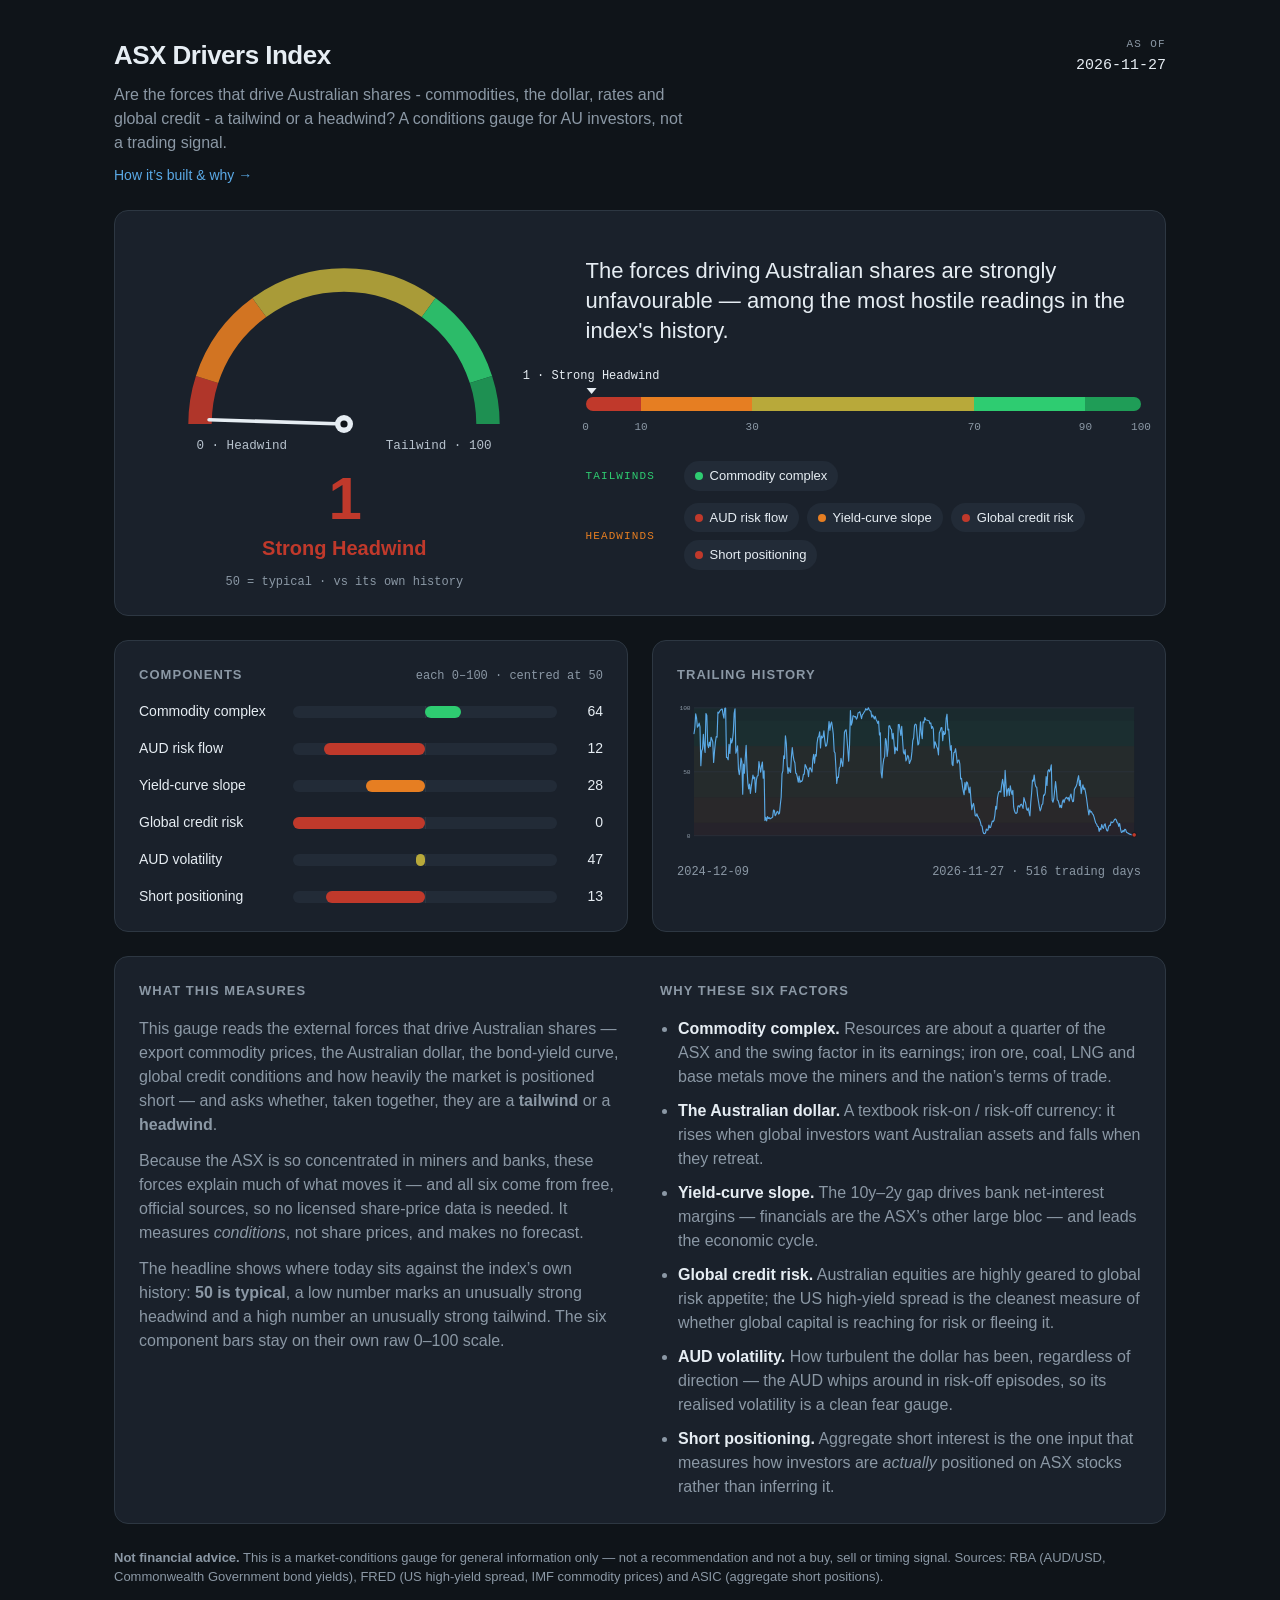
<file: web/index.html>
<!DOCTYPE html>
<html lang="en">
<head>
  <meta charset="utf-8" />
  <meta name="viewport" content="width=device-width, initial-scale=1" />
  <title>ASX Drivers Index</title>
  <meta name="description" content="A conditions gauge for the Australian market: are the forces that drive ASX shares a tailwind or a headwind?" />
  <link rel="stylesheet" href="styles.css?v=7" />
</head>
<body>
  <main class="wrap">
    <header class="head">
      <div class="head-main">
        <h1>ASX Drivers Index</h1>
        <p class="tagline">Are the forces that drive Australian shares &mdash; commodities, the
          dollar, rates and global credit &mdash; a tailwind or a headwind? A conditions gauge for
          AU investors, not a trading signal.</p>
        <p class="head-links"><a href="methodology.html">How it&rsquo;s built &amp; why &rarr;</a></p>
      </div>
      <div class="head-aside">
        <div class="asof-label mono">AS OF</div>
        <div id="gauge-date" class="asof-date mono"></div>
      </div>
    </header>

    <section class="hero" aria-label="Current reading">
      <div class="hero-gauge">
        <svg id="gauge" viewBox="0 0 400 250" role="img" aria-labelledby="gauge-score gauge-label"></svg>
        <div id="gauge-score" class="score">&ndash;&ndash;</div>
        <div id="gauge-label" class="label">Loading&hellip;</div>
        <div id="score-note" class="score-note mono"></div>
      </div>
      <div class="hero-read">
        <p id="band-description" class="hero-desc"></p>
        <div id="band-bar" class="band-bar" aria-hidden="true"></div>
        <div id="drivers" class="drivers"></div>
      </div>
    </section>

    <div class="grid-2">
      <section class="components-card" aria-label="Component breakdown">
        <div class="card-head">
          <h2>Components</h2>
          <span class="card-note mono">each 0&ndash;100 &middot; centred at 50</span>
        </div>
        <div id="components" class="components"></div>
      </section>

      <section class="history-card" aria-label="Trailing history">
        <div class="card-head"><h2>Trailing history</h2></div>
        <svg id="history" viewBox="0 0 820 260" role="img" aria-label="Index history chart"></svg>
        <div id="history-meta" class="history-meta mono"></div>
      </section>
    </div>

    <section class="about-card">
      <div class="grid-2">
        <div>
          <h2>What this measures</h2>
          <p>This gauge reads the external forces that drive Australian shares &mdash; export
            commodity prices, the Australian dollar, the bond-yield curve, global credit conditions
            and how heavily the market is positioned short &mdash; and asks whether, taken together,
            they are a <strong>tailwind</strong> or a <strong>headwind</strong>.</p>
          <p>Because the ASX is so concentrated in miners and banks, these forces explain much of
            what moves it &mdash; and all six come from free, official sources, so no licensed
            share-price data is needed. It measures <em>conditions</em>, not share prices, and makes
            no forecast.</p>
          <p>The headline shows where today sits against the index&rsquo;s own history:
            <strong>50 is typical</strong>, a low number marks an unusually strong headwind and a
            high number an unusually strong tailwind. The six component bars stay on their own raw
            0&ndash;100 scale.</p>
        </div>
        <div>
          <h2>Why these six factors</h2>
          <ul class="factors">
            <li><strong>Commodity complex.</strong> Resources are about a quarter of the ASX and the
              swing factor in its earnings; iron ore, coal, LNG and base metals move the miners and
              the nation&rsquo;s terms of trade.</li>
            <li><strong>The Australian dollar.</strong> A textbook risk-on / risk-off currency: it
              rises when global investors want Australian assets and falls when they retreat.</li>
            <li><strong>Yield-curve slope.</strong> The 10y&ndash;2y gap drives bank net-interest
              margins &mdash; financials are the ASX&rsquo;s other large bloc &mdash; and leads the
              economic cycle.</li>
            <li><strong>Global credit risk.</strong> Australian equities are highly geared to global
              risk appetite; the US high-yield spread is the cleanest measure of whether global
              capital is reaching for risk or fleeing it.</li>
            <li><strong>AUD volatility.</strong> How turbulent the dollar has been, regardless of
              direction &mdash; the AUD whips around in risk-off episodes, so its realised volatility
              is a clean fear gauge.</li>
            <li><strong>Short positioning.</strong> Aggregate short interest is the one input that
              measures how investors are <em>actually</em> positioned on ASX stocks rather than
              inferring it.</li>
          </ul>
        </div>
      </div>
    </section>

    <footer class="foot">
      <p id="source-note" class="mono"></p>
      <p class="disclaimer"><strong>Not financial advice.</strong> This is a market-conditions gauge
        for general information only &mdash; not a recommendation and not a buy, sell or timing
        signal. Sources: RBA (AUD/USD, Commonwealth Government bond yields), FRED (US high-yield
        spread, IMF commodity prices) and ASIC (aggregate short positions).</p>
    </footer>
  </main>

  <script src="app.js?v=7"></script>
</body>
</html>
</file>
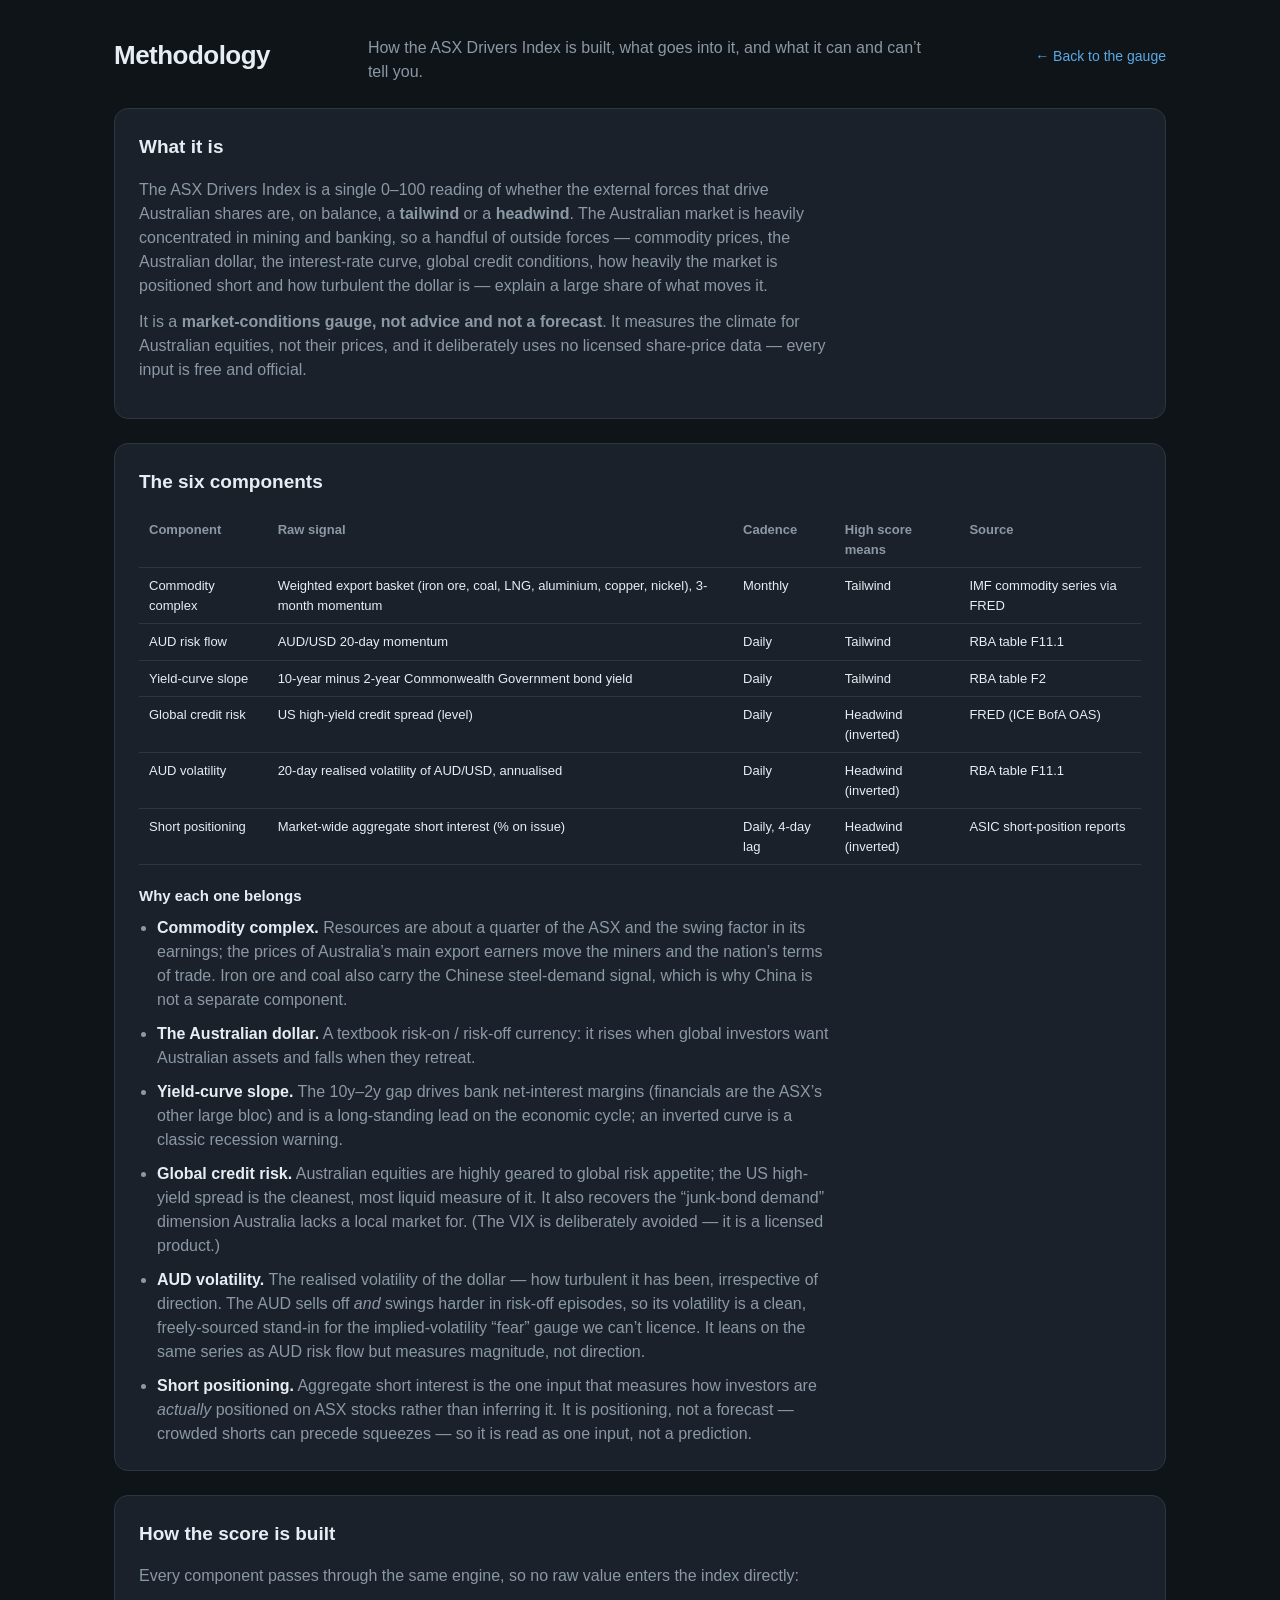
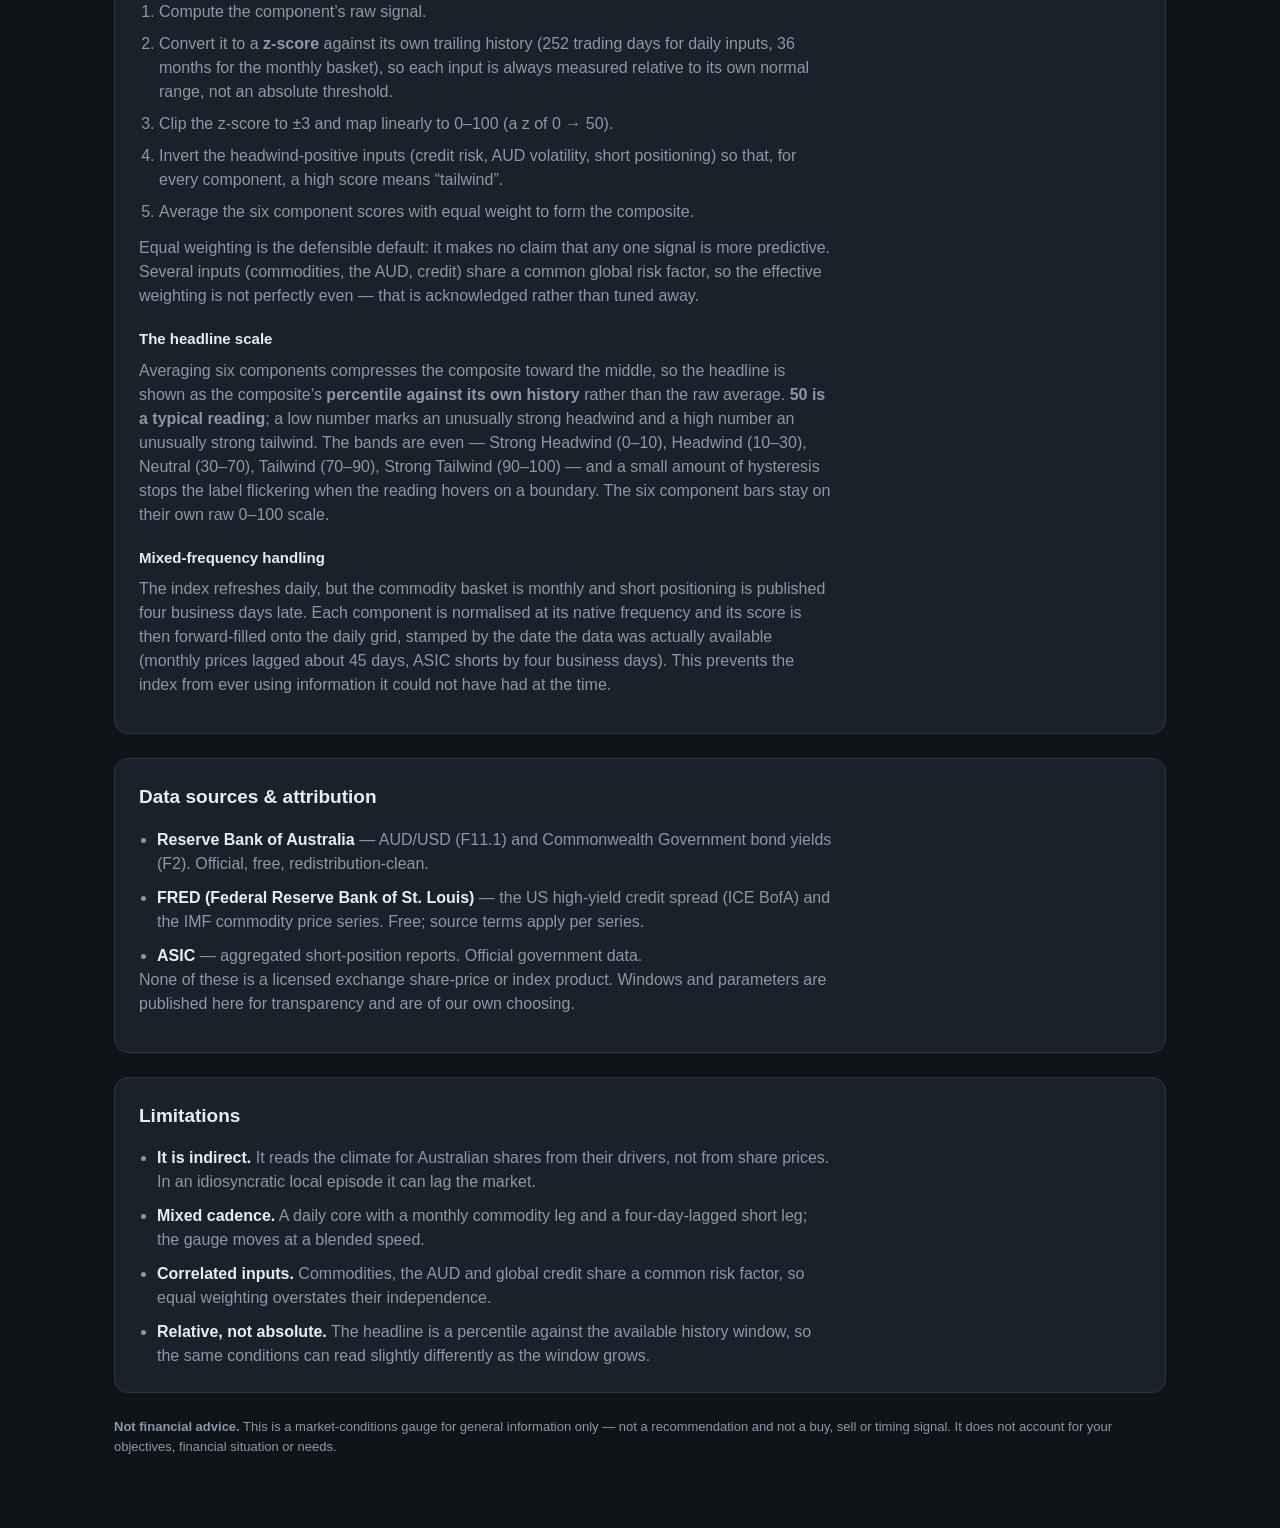
<file: web/methodology.html>
<!DOCTYPE html>
<html lang="en">
<head>
  <meta charset="utf-8" />
  <meta name="viewport" content="width=device-width, initial-scale=1" />
  <title>Methodology — ASX Drivers Index</title>
  <meta name="description" content="How the ASX Drivers Index is built: components, calculation, data sources and limitations." />
  <link rel="stylesheet" href="styles.css?v=7" />
</head>
<body>
  <main class="wrap method">
    <header class="head">
      <h1>Methodology</h1>
      <p class="tagline">How the ASX Drivers Index is built, what goes into it, and what it can and can&rsquo;t tell you.</p>
      <p class="head-links"><a href="index.html">&larr; Back to the gauge</a></p>
    </header>

    <section>
      <h2>What it is</h2>
      <p>The ASX Drivers Index is a single 0&ndash;100 reading of whether the external forces that
        drive Australian shares are, on balance, a <strong>tailwind</strong> or a
        <strong>headwind</strong>. The Australian market is heavily concentrated in mining and
        banking, so a handful of outside forces &mdash; commodity prices, the Australian dollar,
        the interest-rate curve, global credit conditions, how heavily the market is positioned
        short and how turbulent the dollar is &mdash; explain a large share of what moves it.</p>
      <p>It is a <strong>market-conditions gauge, not advice and not a forecast</strong>. It
        measures the climate for Australian equities, not their prices, and it deliberately uses
        no licensed share-price data &mdash; every input is free and official.</p>
    </section>

    <section>
      <h2>The six components</h2>
      <table class="method-table">
        <thead>
          <tr><th>Component</th><th>Raw signal</th><th>Cadence</th><th>High score means</th><th>Source</th></tr>
        </thead>
        <tbody>
          <tr><td>Commodity complex</td><td>Weighted export basket (iron ore, coal, LNG, aluminium, copper, nickel), 3-month momentum</td><td>Monthly</td><td>Tailwind</td><td>IMF commodity series via FRED</td></tr>
          <tr><td>AUD risk flow</td><td>AUD/USD 20-day momentum</td><td>Daily</td><td>Tailwind</td><td>RBA table F11.1</td></tr>
          <tr><td>Yield-curve slope</td><td>10-year minus 2-year Commonwealth Government bond yield</td><td>Daily</td><td>Tailwind</td><td>RBA table F2</td></tr>
          <tr><td>Global credit risk</td><td>US high-yield credit spread (level)</td><td>Daily</td><td>Headwind (inverted)</td><td>FRED (ICE BofA OAS)</td></tr>
          <tr><td>AUD volatility</td><td>20-day realised volatility of AUD/USD, annualised</td><td>Daily</td><td>Headwind (inverted)</td><td>RBA table F11.1</td></tr>
          <tr><td>Short positioning</td><td>Market-wide aggregate short interest (% on issue)</td><td>Daily, 4-day lag</td><td>Headwind (inverted)</td><td>ASIC short-position reports</td></tr>
        </tbody>
      </table>

      <h3>Why each one belongs</h3>
      <ul class="factors">
        <li><strong>Commodity complex.</strong> Resources are about a quarter of the ASX and the
          swing factor in its earnings; the prices of Australia&rsquo;s main export earners move
          the miners and the nation&rsquo;s terms of trade. Iron ore and coal also carry the
          Chinese steel-demand signal, which is why China is not a separate component.</li>
        <li><strong>The Australian dollar.</strong> A textbook risk-on / risk-off currency: it
          rises when global investors want Australian assets and falls when they retreat.</li>
        <li><strong>Yield-curve slope.</strong> The 10y&ndash;2y gap drives bank net-interest
          margins (financials are the ASX&rsquo;s other large bloc) and is a long-standing lead on
          the economic cycle; an inverted curve is a classic recession warning.</li>
        <li><strong>Global credit risk.</strong> Australian equities are highly geared to global
          risk appetite; the US high-yield spread is the cleanest, most liquid measure of it. It
          also recovers the &ldquo;junk-bond demand&rdquo; dimension Australia lacks a local
          market for. (The VIX is deliberately avoided &mdash; it is a licensed product.)</li>
        <li><strong>AUD volatility.</strong> The realised volatility of the dollar &mdash; how
          turbulent it has been, irrespective of direction. The AUD sells off <em>and</em> swings
          harder in risk-off episodes, so its volatility is a clean, freely-sourced stand-in for
          the implied-volatility &ldquo;fear&rdquo; gauge we can&rsquo;t licence. It leans on the
          same series as AUD risk flow but measures magnitude, not direction.</li>
        <li><strong>Short positioning.</strong> Aggregate short interest is the one input that
          measures how investors are <em>actually</em> positioned on ASX stocks rather than
          inferring it. It is positioning, not a forecast &mdash; crowded shorts can precede
          squeezes &mdash; so it is read as one input, not a prediction.</li>
      </ul>
    </section>

    <section>
      <h2>How the score is built</h2>
      <p>Every component passes through the same engine, so no raw value enters the index directly:</p>
      <ol class="steps">
        <li>Compute the component&rsquo;s raw signal.</li>
        <li>Convert it to a <strong>z-score</strong> against its own trailing history (252 trading
          days for daily inputs, 36 months for the monthly basket), so each input is always
          measured relative to its own normal range, not an absolute threshold.</li>
        <li>Clip the z-score to &plusmn;3 and map linearly to 0&ndash;100 (a z of 0 &rarr; 50).</li>
        <li>Invert the headwind-positive inputs (credit risk, AUD volatility, short positioning) so
          that, for every component, a high score means &ldquo;tailwind&rdquo;.</li>
        <li>Average the six component scores with equal weight to form the composite.</li>
      </ol>
      <p>Equal weighting is the defensible default: it makes no claim that any one signal is more
        predictive. Several inputs (commodities, the AUD, credit) share a common global risk
        factor, so the effective weighting is not perfectly even &mdash; that is acknowledged
        rather than tuned away.</p>

      <h3>The headline scale</h3>
      <p>Averaging six components compresses the composite toward the middle, so the headline is
        shown as the composite&rsquo;s <strong>percentile against its own history</strong> rather
        than the raw average. <strong>50 is a typical reading</strong>; a low number marks an
        unusually strong headwind and a high number an unusually strong tailwind. The bands are
        even &mdash; Strong Headwind (0&ndash;10), Headwind (10&ndash;30), Neutral (30&ndash;70),
        Tailwind (70&ndash;90), Strong Tailwind (90&ndash;100) &mdash; and a small amount of
        hysteresis stops the label flickering when the reading hovers on a boundary. The six
        component bars stay on their own raw 0&ndash;100 scale.</p>

      <h3>Mixed-frequency handling</h3>
      <p>The index refreshes daily, but the commodity basket is monthly and short positioning is
        published four business days late. Each component is normalised at its native frequency
        and its score is then forward-filled onto the daily grid, stamped by the date the data was
        actually available (monthly prices lagged about 45 days, ASIC shorts by four business
        days). This prevents the index from ever using information it could not have had at the
        time.</p>
    </section>

    <section>
      <h2>Data sources &amp; attribution</h2>
      <ul class="factors">
        <li><strong>Reserve Bank of Australia</strong> &mdash; AUD/USD (F11.1) and Commonwealth
          Government bond yields (F2). Official, free, redistribution-clean.</li>
        <li><strong>FRED (Federal Reserve Bank of St. Louis)</strong> &mdash; the US high-yield
          credit spread (ICE BofA) and the IMF commodity price series. Free; source terms apply
          per series.</li>
        <li><strong>ASIC</strong> &mdash; aggregated short-position reports. Official government
          data.</li>
      </ul>
      <p>None of these is a licensed exchange share-price or index product. Windows and parameters
        are published here for transparency and are of our own choosing.</p>
    </section>

    <section>
      <h2>Limitations</h2>
      <ul class="factors">
        <li><strong>It is indirect.</strong> It reads the climate for Australian shares from their
          drivers, not from share prices. In an idiosyncratic local episode it can lag the market.</li>
        <li><strong>Mixed cadence.</strong> A daily core with a monthly commodity leg and a
          four-day-lagged short leg; the gauge moves at a blended speed.</li>
        <li><strong>Correlated inputs.</strong> Commodities, the AUD and global credit share a
          common risk factor, so equal weighting overstates their independence.</li>
        <li><strong>Relative, not absolute.</strong> The headline is a percentile against the
          available history window, so the same conditions can read slightly differently as the
          window grows.</li>
      </ul>
    </section>

    <footer class="foot">
      <p class="disclaimer"><strong>Not financial advice.</strong> This is a market-conditions
        gauge for general information only &mdash; not a recommendation and not a buy, sell or
        timing signal. It does not account for your objectives, financial situation or needs.</p>
    </footer>
  </main>
</body>
</html>
</file>
<file: web/styles.css>
:root {
  --bg: #0f1419;
  --panel: #1a212b;
  --panel-2: #222b37;
  --text: #e6edf3;
  --muted: #8b98a5;
  --line: #2d3742;
  --link: #5aa9e6;
  --tail: #2ecc71;
  --head: #e67e22;
}

* { box-sizing: border-box; }

body {
  margin: 0;
  background: var(--bg);
  color: var(--text);
  font: 16px/1.5 -apple-system, BlinkMacSystemFont, "Segoe UI", Roboto, Helvetica, Arial, sans-serif;
}

.mono { font-family: ui-monospace, SFMono-Regular, Menlo, Consolas, monospace; }

.wrap {
  max-width: 1100px;
  margin: 0 auto;
  padding: 36px 24px 64px;
}

/* Header */
.head {
  display: flex;
  justify-content: space-between;
  align-items: flex-start;
  gap: 24px;
  margin-bottom: 24px;
}
.head h1 { margin: 0 0 8px; font-size: 26px; letter-spacing: -0.02em; }
.tagline { margin: 0; color: var(--muted); max-width: 64ch; }
.head-links { margin: 10px 0 0; font-size: 14px; }
.head-links a { color: var(--link); text-decoration: none; }
.head-links a:hover { text-decoration: underline; }
.head-aside { text-align: right; flex: none; }
.asof-label { font-size: 11px; color: var(--muted); letter-spacing: 0.12em; }
.asof-date { font-size: 15px; color: var(--text); margin-top: 2px; }

/* Cards */
section {
  background: var(--panel);
  border: 1px solid var(--line);
  border-radius: 14px;
  padding: 24px;
  margin-top: 24px;
}
h2 {
  margin: 0 0 16px;
  font-size: 13px;
  text-transform: uppercase;
  letter-spacing: 0.08em;
  color: var(--muted);
}
.card-head { display: flex; justify-content: space-between; align-items: baseline; margin-bottom: 16px; }
.card-head h2 { margin: 0; }
.card-note { color: var(--muted); font-size: 12px; }

.grid-2 { display: grid; grid-template-columns: 1fr 1fr; gap: 24px; margin-top: 24px; }
.grid-2 > section { margin-top: 0; }
.about-card .grid-2 { margin-top: 0; gap: 40px; }

/* Hero */
.hero {
  display: grid;
  grid-template-columns: 0.85fr 1.15fr;
  gap: 36px;
  align-items: center;
}
.hero-gauge { text-align: center; }
#gauge { width: 100%; max-width: 360px; height: auto; }
.score { font-size: 60px; font-weight: 700; line-height: 1; letter-spacing: -0.03em; margin-top: 2px; }
.label { font-size: 20px; font-weight: 600; margin-top: 4px; }
.score-note { color: var(--muted); font-size: 12px; margin-top: 10px; }

.hero-read { min-width: 0; }
.hero-desc { font-size: 22px; line-height: 1.35; font-weight: 500; color: var(--text); margin: 0 0 8px; }

/* Horizontal band bar with marker */
.band-bar { position: relative; padding-top: 30px; margin: 22px 0 0; }
.bandbar-marker {
  position: absolute; top: 0; transform: translateX(-50%);
  display: flex; flex-direction: column; align-items: center;
}
.bandbar-mlabel { font-size: 12px; color: var(--text); white-space: nowrap; }
.bandbar-tri {
  width: 0; height: 0; margin-top: 3px;
  border-left: 5px solid transparent; border-right: 5px solid transparent;
  border-top: 6px solid var(--text);
}
.bandbar-track { display: flex; height: 14px; border-radius: 7px; overflow: hidden; }
.bandbar-seg { height: 100%; }
.bandbar-axis { position: relative; height: 16px; margin-top: 8px; }
.bandbar-axis > div {
  position: absolute; transform: translateX(-50%);
  font-size: 11px; color: var(--muted);
}

/* Tailwind / headwind chip rows */
.drivers { margin-top: 26px; display: flex; flex-direction: column; gap: 12px; }
.driver-row { display: flex; align-items: center; gap: 14px; }
.driver-title { font-size: 11px; letter-spacing: 0.1em; width: 84px; flex: none; }
.driver-title.is-tail { color: var(--tail); }
.driver-title.is-head { color: var(--head); }
.driver-chips { display: flex; flex-wrap: wrap; gap: 8px; }
.driver-chip {
  display: inline-flex; align-items: center; gap: 7px;
  padding: 5px 11px; border-radius: 999px;
  background: var(--panel-2); font-size: 13px; color: var(--text);
}
.driver-dot { width: 8px; height: 8px; border-radius: 50%; flex: none; }

/* Components: diverging bars centred at 50 */
.components { display: grid; gap: 16px; }
.component { display: grid; grid-template-columns: 140px 1fr 32px; align-items: center; gap: 14px; }
.component .name { color: var(--text); font-size: 14px; }
.component .track { position: relative; height: 12px; background: var(--panel-2); border-radius: 6px; }
.component .track-center { position: absolute; left: 50%; top: 0; bottom: 0; width: 1px; background: var(--line); }
.component .fill { position: absolute; top: 0; bottom: 0; border-radius: 6px; }
.component .val { text-align: right; font-variant-numeric: tabular-nums; color: var(--text); font-size: 14px; }

/* History */
#history { width: 100%; height: auto; }
.history-meta { display: flex; justify-content: space-between; color: var(--muted); font-size: 12px; margin-top: 8px; }

/* About */
.about-card p { margin: 0 0 12px; color: var(--muted); }
.about-card p:last-child { margin-bottom: 0; }
.factors { margin: 0; padding-left: 18px; color: var(--muted); }
.factors li { margin-bottom: 10px; }
.factors li:last-child { margin-bottom: 0; }
.factors strong { color: var(--text); }

/* Footer */
.foot { margin-top: 24px; }
.foot p { margin: 0 0 8px; color: var(--muted); font-size: 13px; }
.disclaimer { font-size: 12px; }

/* Methodology page */
.method section h2 { color: var(--text); font-size: 19px; text-transform: none; letter-spacing: 0; }
.method section h3 { color: var(--text); font-size: 15px; margin: 20px 0 8px; }
.method section p { color: var(--muted); margin: 0 0 12px; max-width: 78ch; }
.method .factors, .method .steps { max-width: 78ch; }
.method .steps { color: var(--muted); padding-left: 20px; margin: 0 0 12px; }
.method .steps li { margin-bottom: 8px; }
.method-table { width: 100%; border-collapse: collapse; margin: 4px 0 16px; font-size: 13px; }
.method-table th, .method-table td { text-align: left; padding: 8px 10px; border-bottom: 1px solid var(--line); vertical-align: top; }
.method-table th { color: var(--muted); font-weight: 600; }
.method-table td { color: var(--text); }

/* Responsive */
@media (max-width: 760px) {
  .wrap { padding: 24px 16px 48px; }
  .head { flex-direction: column; gap: 12px; }
  .head-aside { text-align: left; }
  .hero { grid-template-columns: 1fr; gap: 8px; }
  .grid-2, .about-card .grid-2 { grid-template-columns: 1fr; gap: 24px; }
  .score { font-size: 52px; }
  .hero-desc { font-size: 19px; }
  .component { grid-template-columns: 104px 1fr 30px; }
  .driver-row { align-items: flex-start; flex-direction: column; gap: 6px; }
}
</file>
